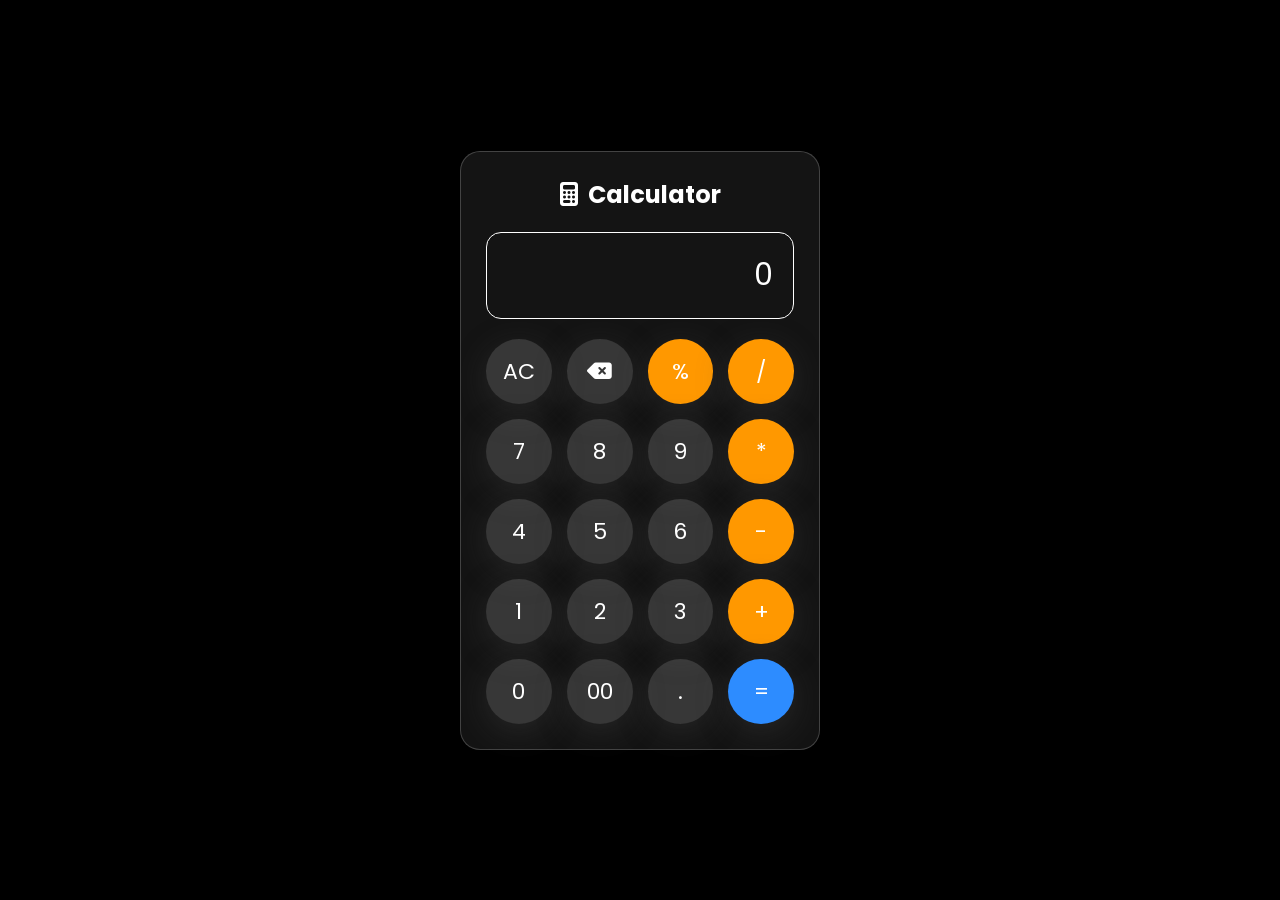
<file: WebDev-L2-Calculator/index.html>
<!DOCTYPE html>
<html lang="en">
<head>
    <meta charset="UTF-8">
    <meta name="viewport" content="width=device-width, initial-scale=1.0">
    <title>Aura Calculator</title>
    <link href="https://fonts.googleapis.com/css2?family=Poppins:wght@300;400;500;600;700&display=swap" rel="stylesheet">
    <link rel="stylesheet"
          href="https://cdnjs.cloudflare.com/ajax/libs/font-awesome/6.7.2/css/all.min.css">
    <link rel="stylesheet" href="style.css">
</head>
<body>

<div class="container">
    <div class="calculator">
        <div class="title">
            <i class="fa-solid fa-calculator"></i>
            <h2>Calculator</h2>
        </div>

        <div class="display">
            <div id="history" class="history"></div>
            <div id="result" class="result">0</div>
        </div>

        <div class="buttons">

            <button class="btn clear">AC</button>

            <button class="btn delete">
                <i class="fa-solid fa-delete-left"></i>
            </button>

            <button class="btn operator">%</button>
            <button class="btn operator">/</button>
            <button class="btn">7</button>
            <button class="btn">8</button>
            <button class="btn">9</button>
            <button class="btn operator">*</button>
            <button class="btn">4</button>
            <button class="btn">5</button>
            <button class="btn">6</button>
            <button class="btn operator">-</button>
            <button class="btn">1</button>
            <button class="btn">2</button>
            <button class="btn">3</button>
            <button class="btn operator">+</button>
            <button class="btn zero">0</button>
            <button class="btn zero">00</button>
            <button class="btn">.</button>
            <button class="btn equal">=</button>
        </div>
    </div>
</div>

<script src="script.js"></script>

</body>
</html>
</file>
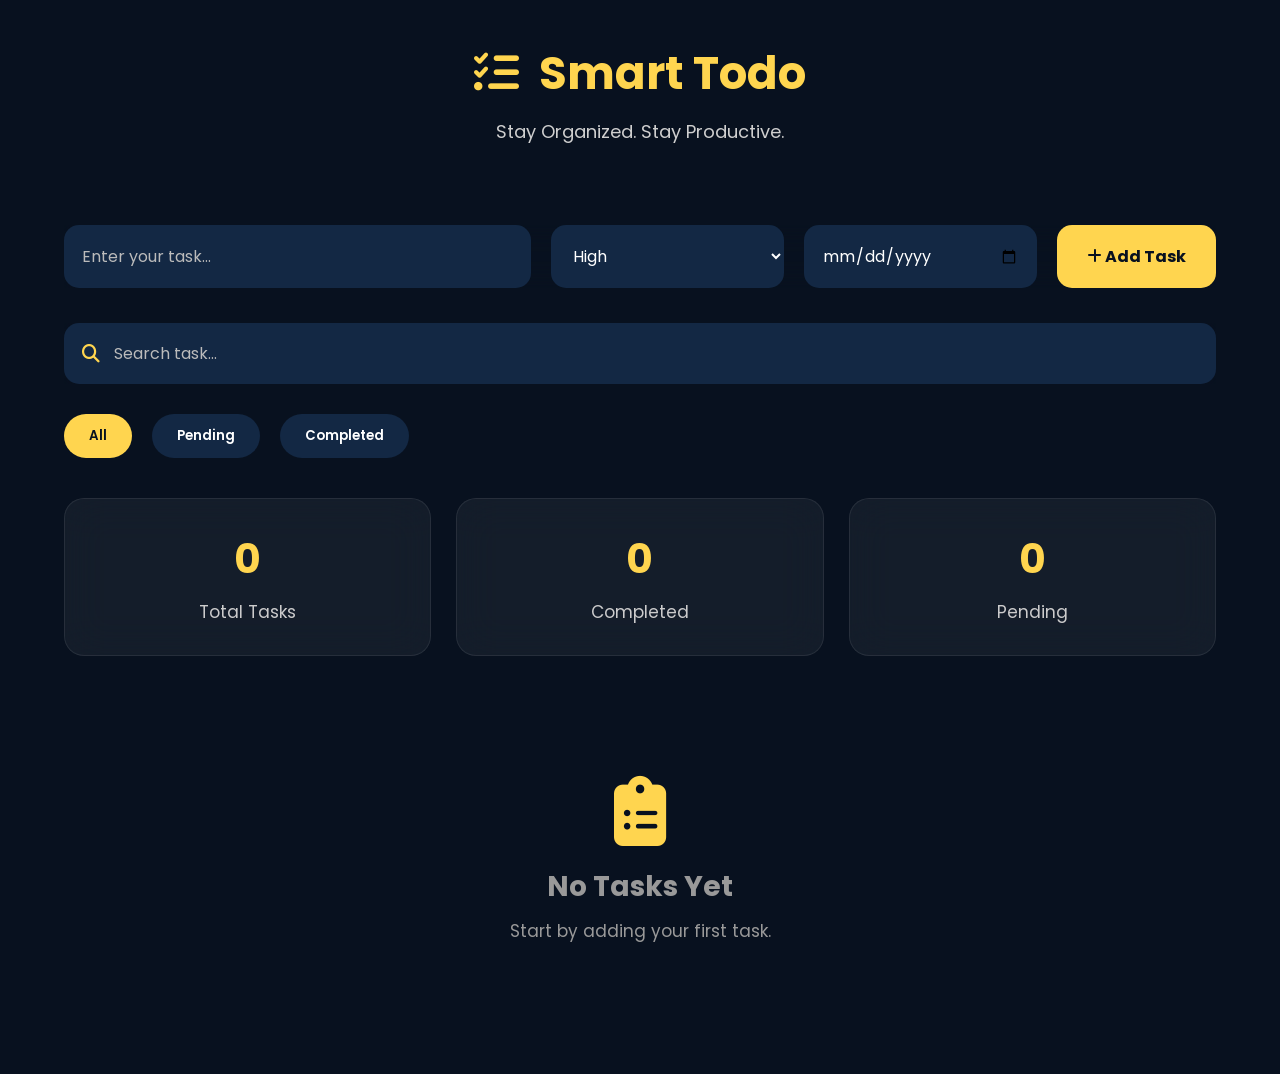
<file: WebDev-L2-TodoWebApp/index.html>
<!DOCTYPE html>
<html lang="en">
<head>
    <meta charset="UTF-8">
    <meta name="viewport" content="width=device-width, initial-scale=1.0">
    <title>Smart Todo App</title>
    <link rel="stylesheet" href="style.css">
    <link href="https://fonts.googleapis.com/css2?family=Poppins:wght@300;400;500;600;700&display=swap"
        rel="stylesheet">
    <link rel="stylesheet"
        href="https://cdnjs.cloudflare.com/ajax/libs/font-awesome/6.7.2/css/all.min.css">
</head>
<body>

    <header>

        <h1>

            <i class="fa-solid fa-list-check"></i>

            Smart Todo

        </h1>

        <p>

            Stay Organized. Stay Productive.

        </p>

    </header>

    <div class="container">

        <div class="todo-form">

            <input
                type="text"
                id="taskInput"
                placeholder="Enter your task...">

            <select id="priority">

                <option value="High">High</option>

                <option value="Medium">Medium</option>

                <option value="Low">Low</option>

            </select>

            <input
                type="date"
                id="dueDate">

            <button id="addBtn">

                <i class="fa-solid fa-plus"></i>

                Add Task

            </button>

        </div>

        <div class="search-box">

            <i class="fa-solid fa-magnifying-glass"></i>

            <input
                type="text"
                id="searchTask"
                placeholder="Search task...">

        </div>

        <div class="filters">

            <button class="filter-btn active" data-filter="all">

                All

            </button>

            <button class="filter-btn" data-filter="pending">

                Pending

            </button>

            <button class="filter-btn" data-filter="completed">

                Completed

            </button>

        </div>

        <div class="stats">

            <div class="card">

                <h2 id="totalTasks">

                    0

                </h2>

                <p>Total Tasks</p>

            </div>

            <div class="card">

                <h2 id="completedTasks">

                    0

                </h2>

                <p>Completed</p>

            </div>

            <div class="card">

                <h2 id="pendingTasks">

                    0

                </h2>

                <p>Pending</p>

            </div>

        </div>

        <div
            id="taskList"
            class="task-list">

        </div>

        <div
            id="emptyMessage"
            class="empty">

            <i class="fa-solid fa-clipboard-list"></i>

            <h3>No Tasks Yet</h3>

            <p>

                Start by adding your first task.

            </p>

        </div>

    </div>

    <button id="topBtn">

        <i class="fa-solid fa-arrow-up"></i>

    </button>

    <script src="script.js"></script>

</body>

</html>
</file>
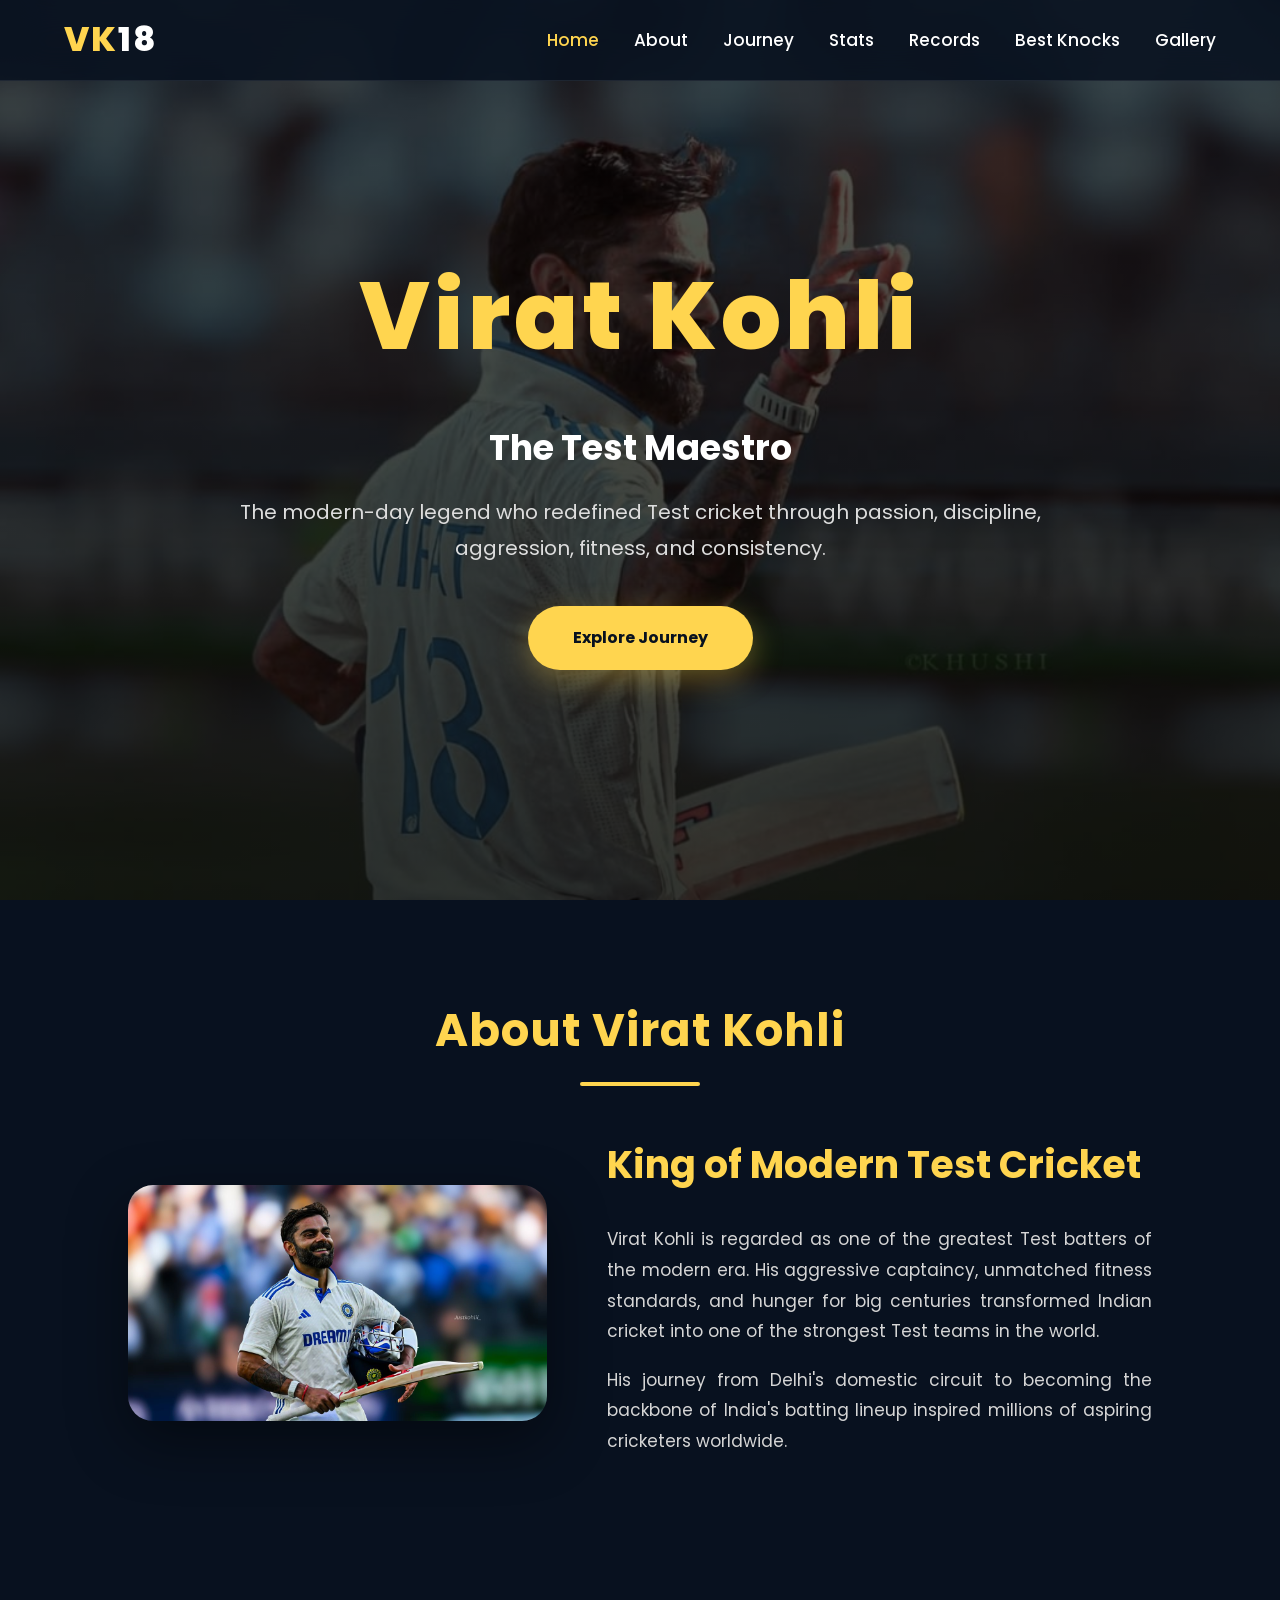
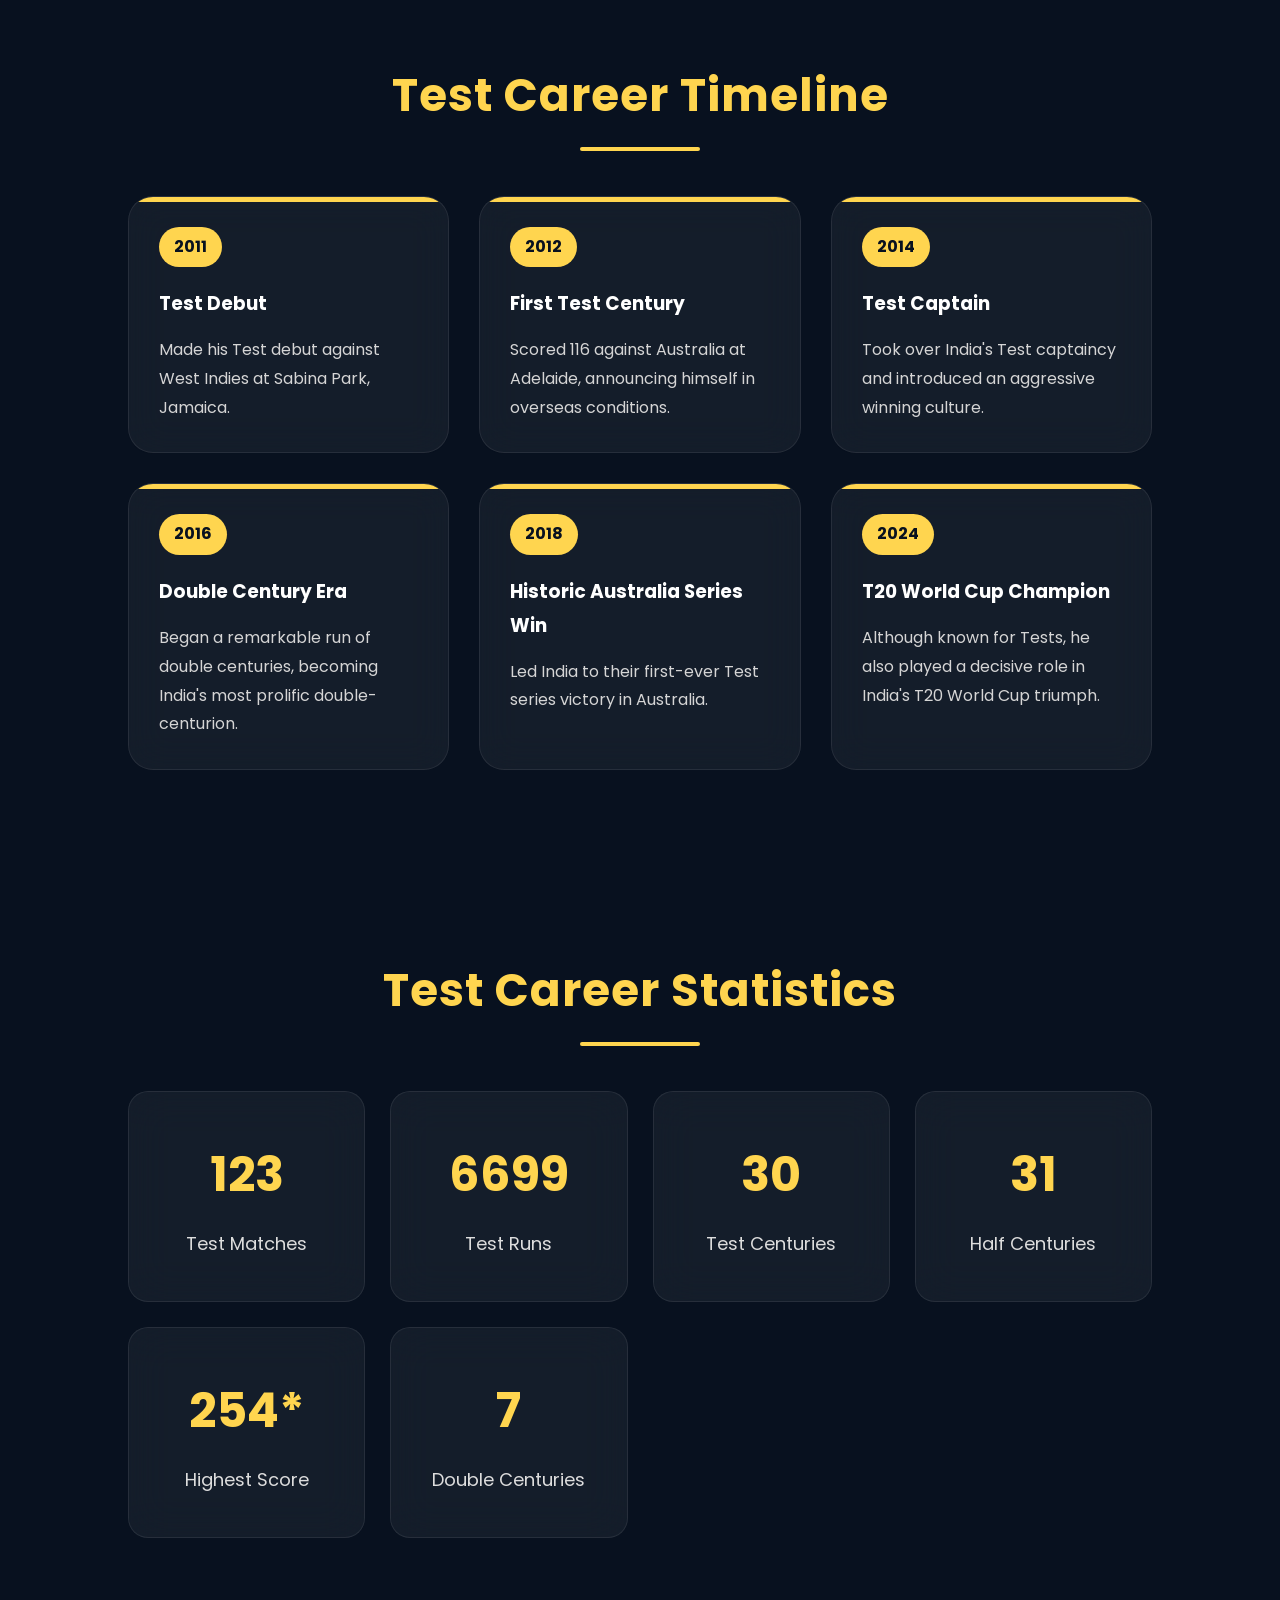
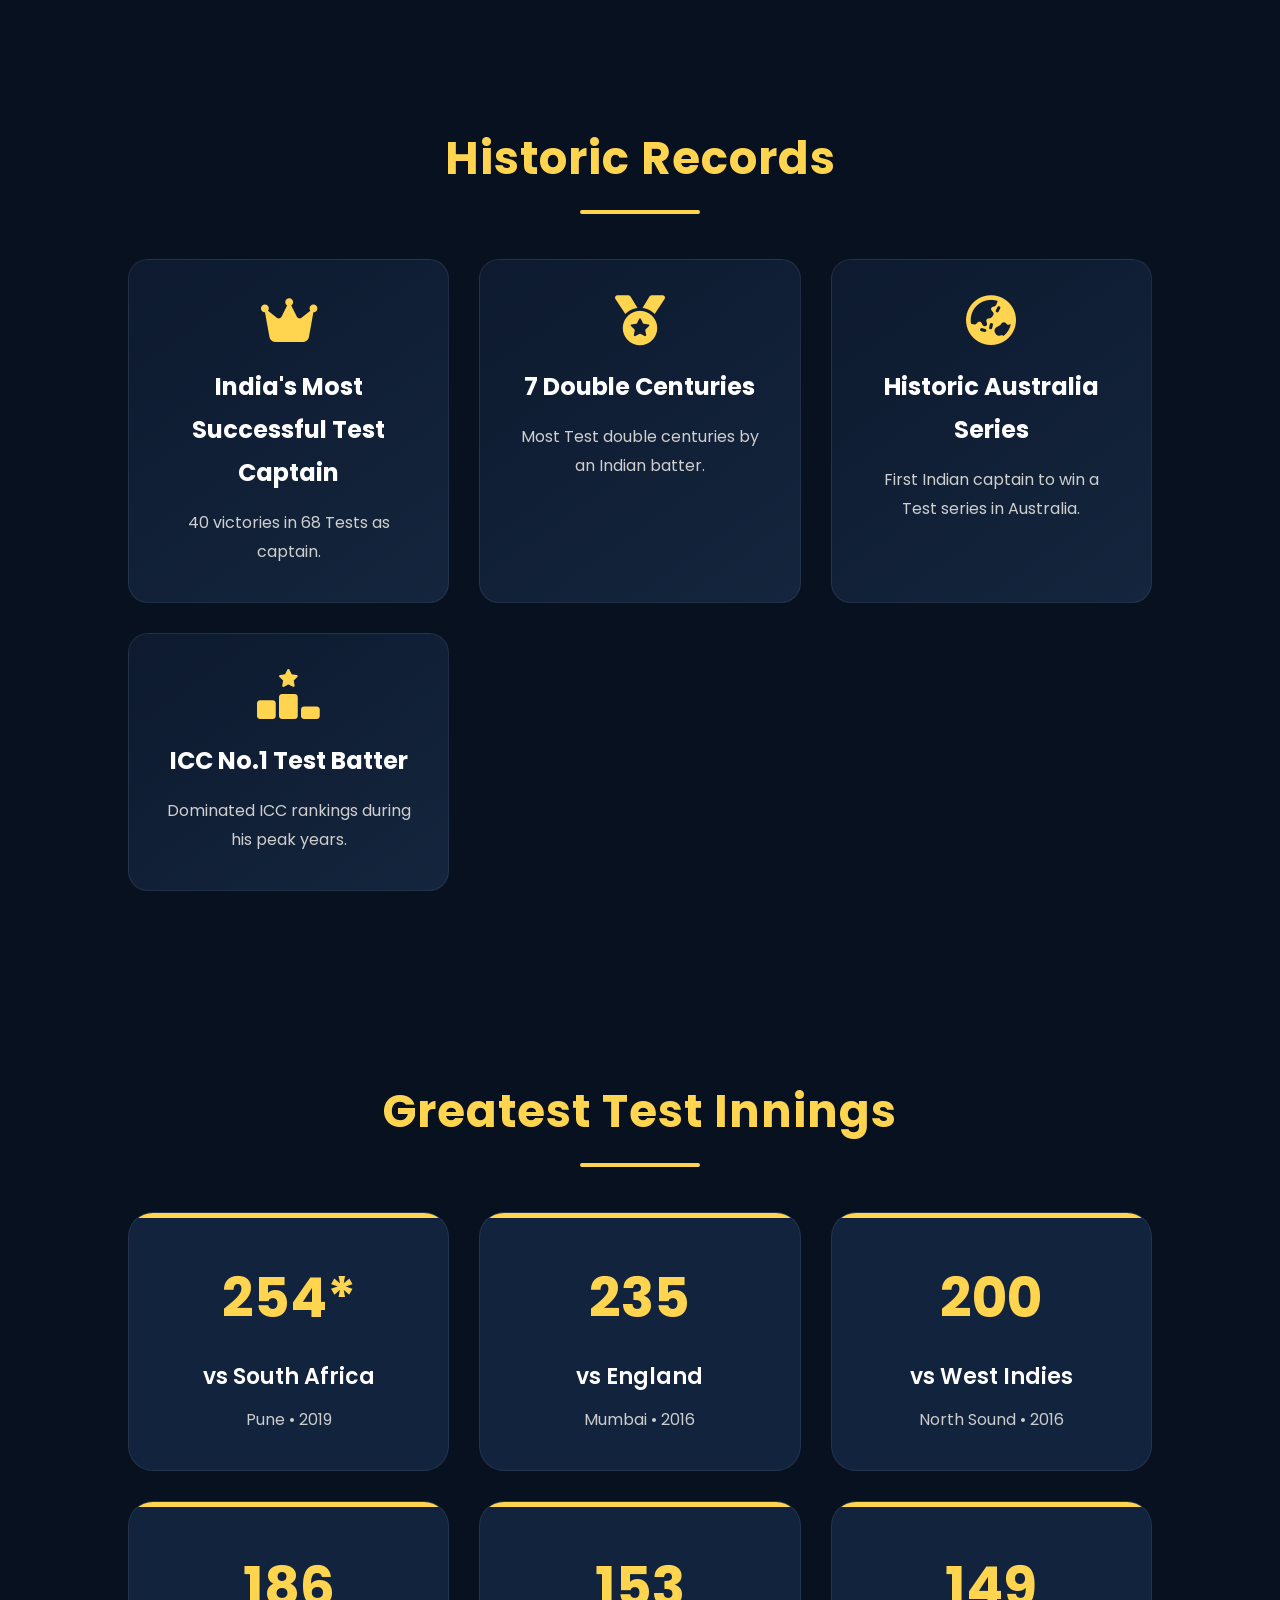
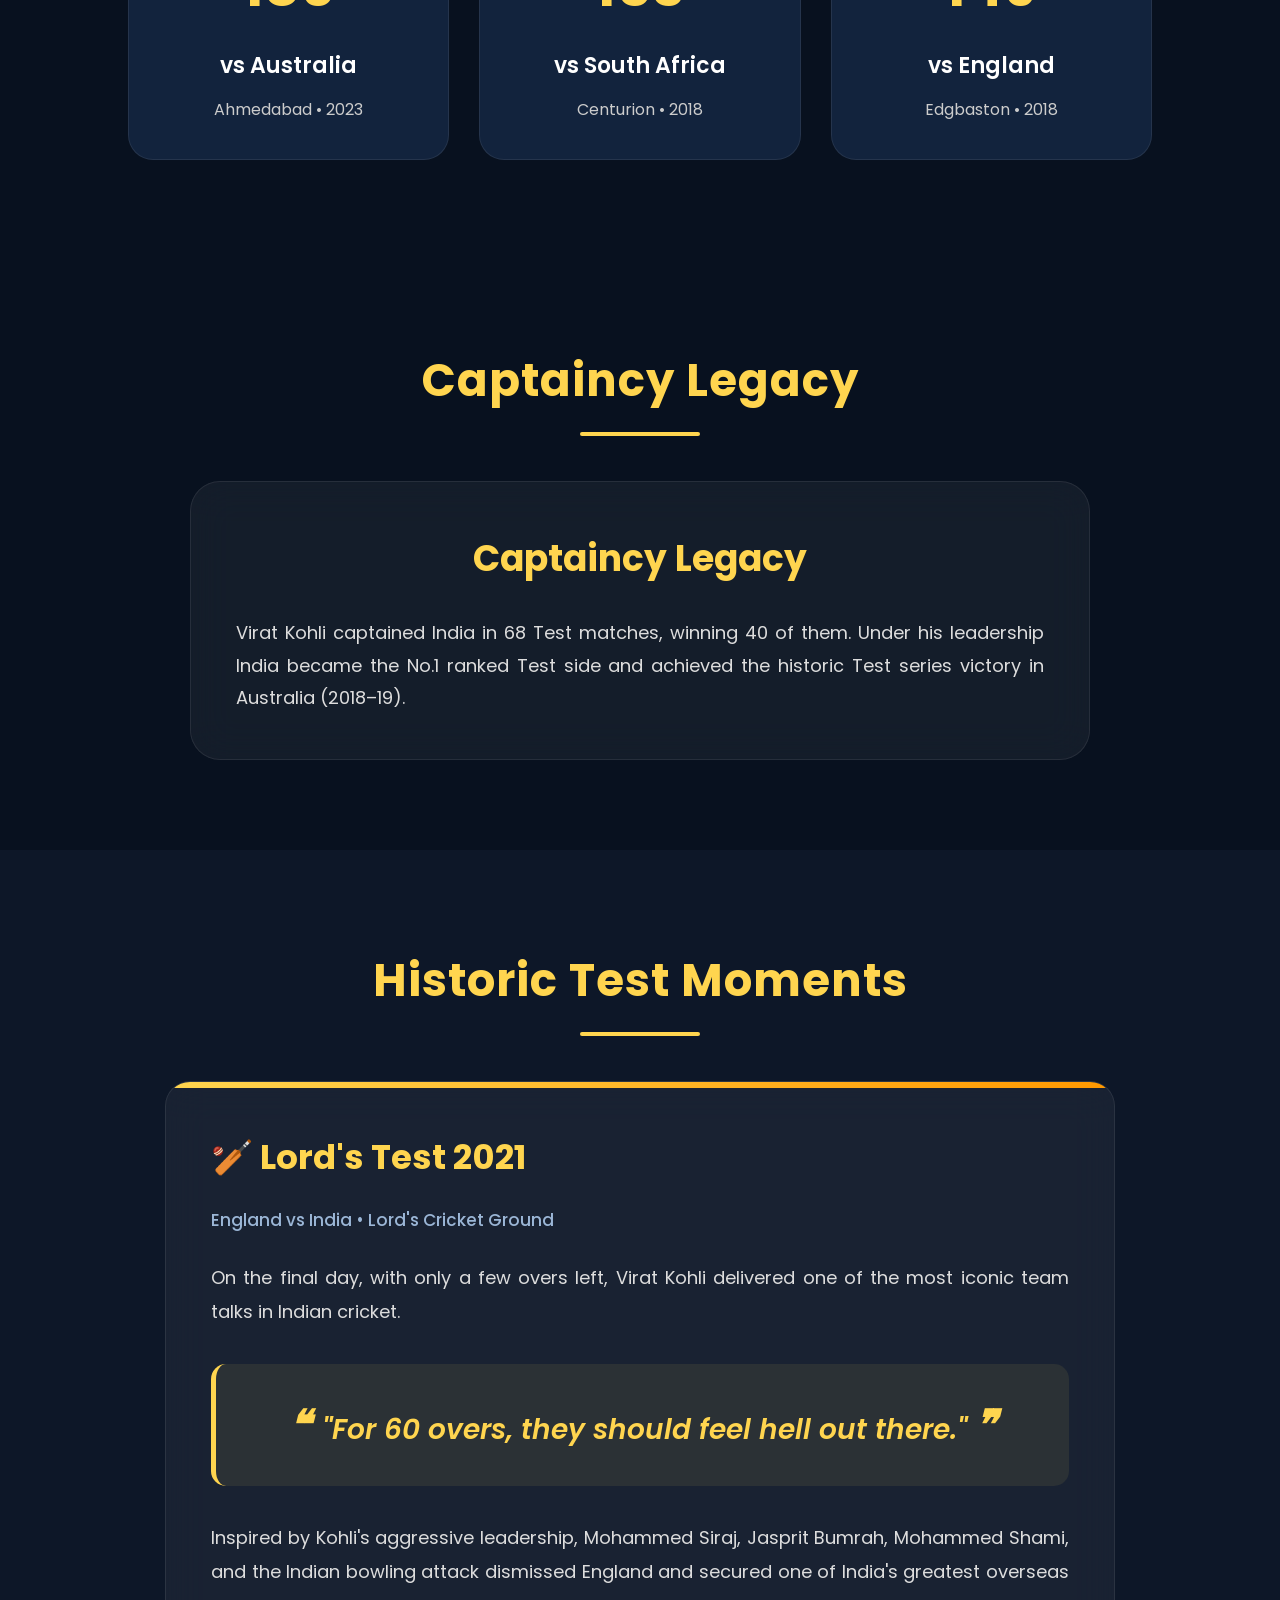
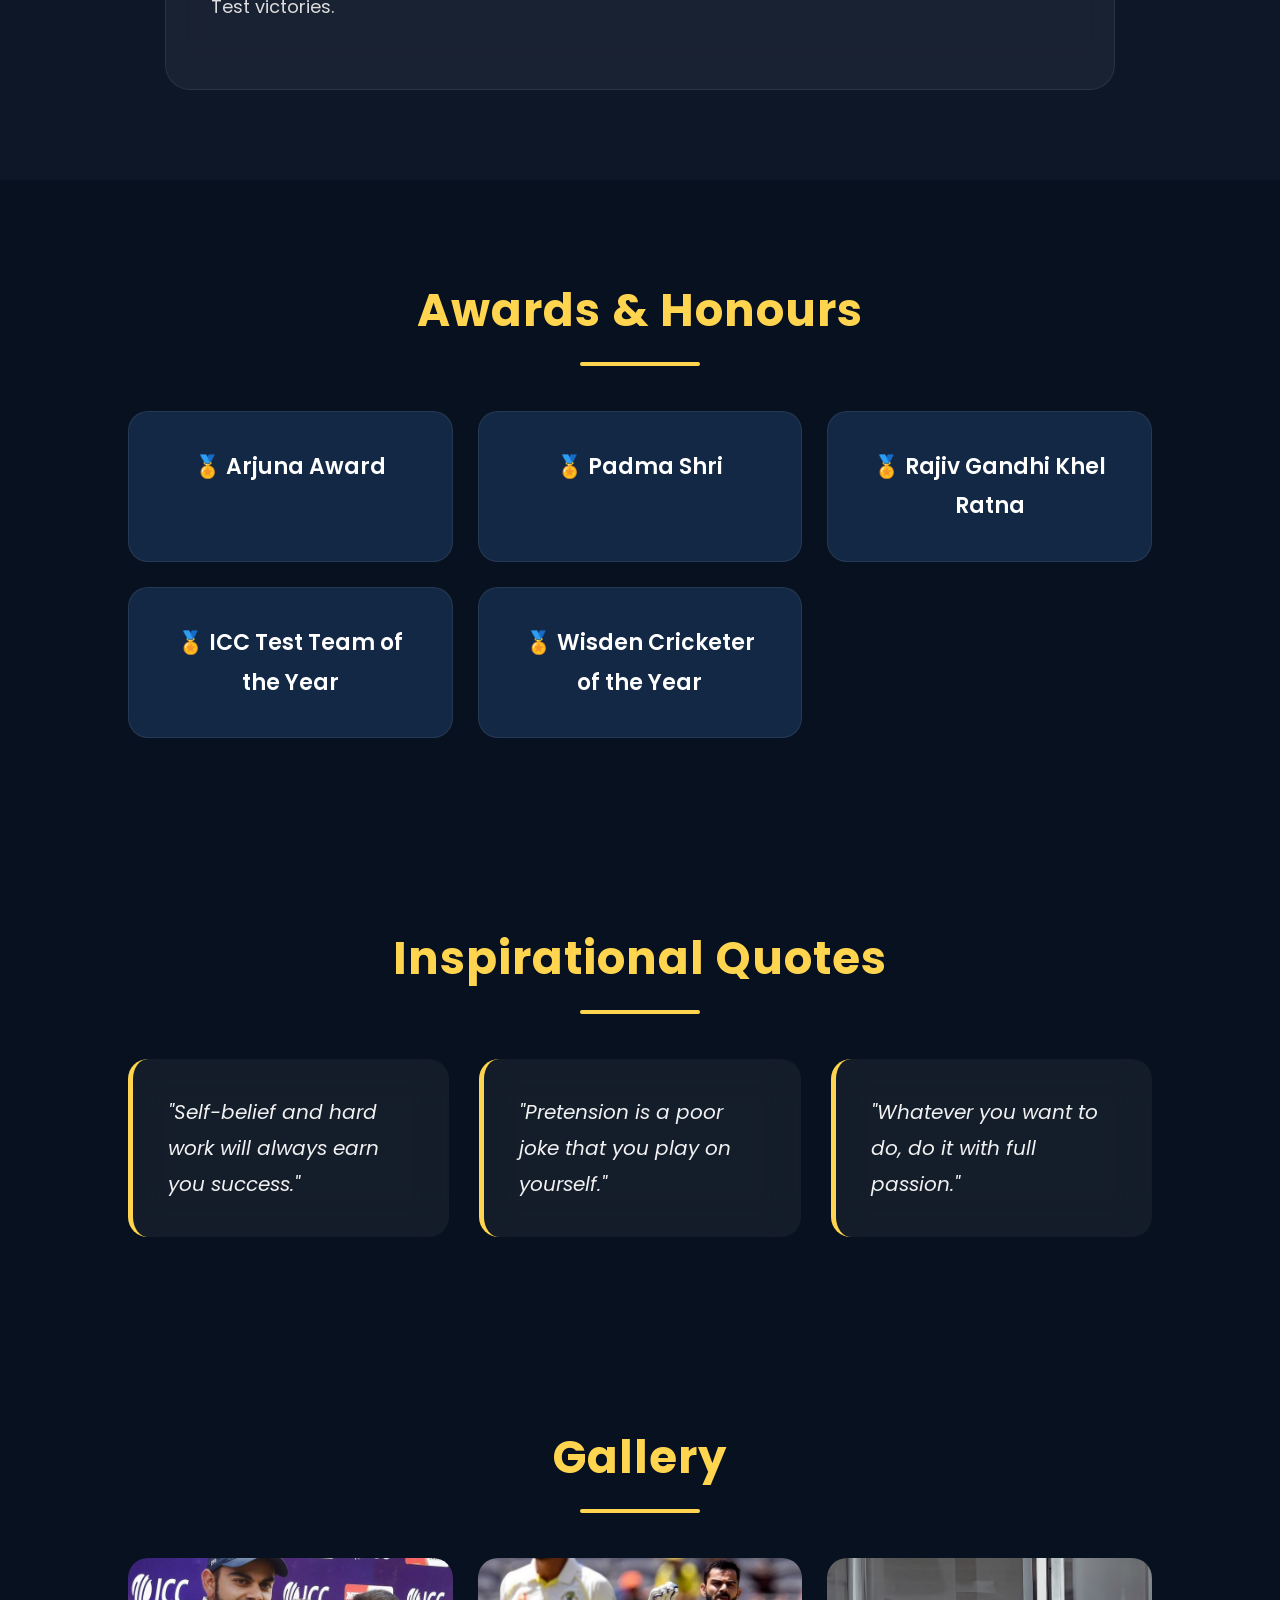
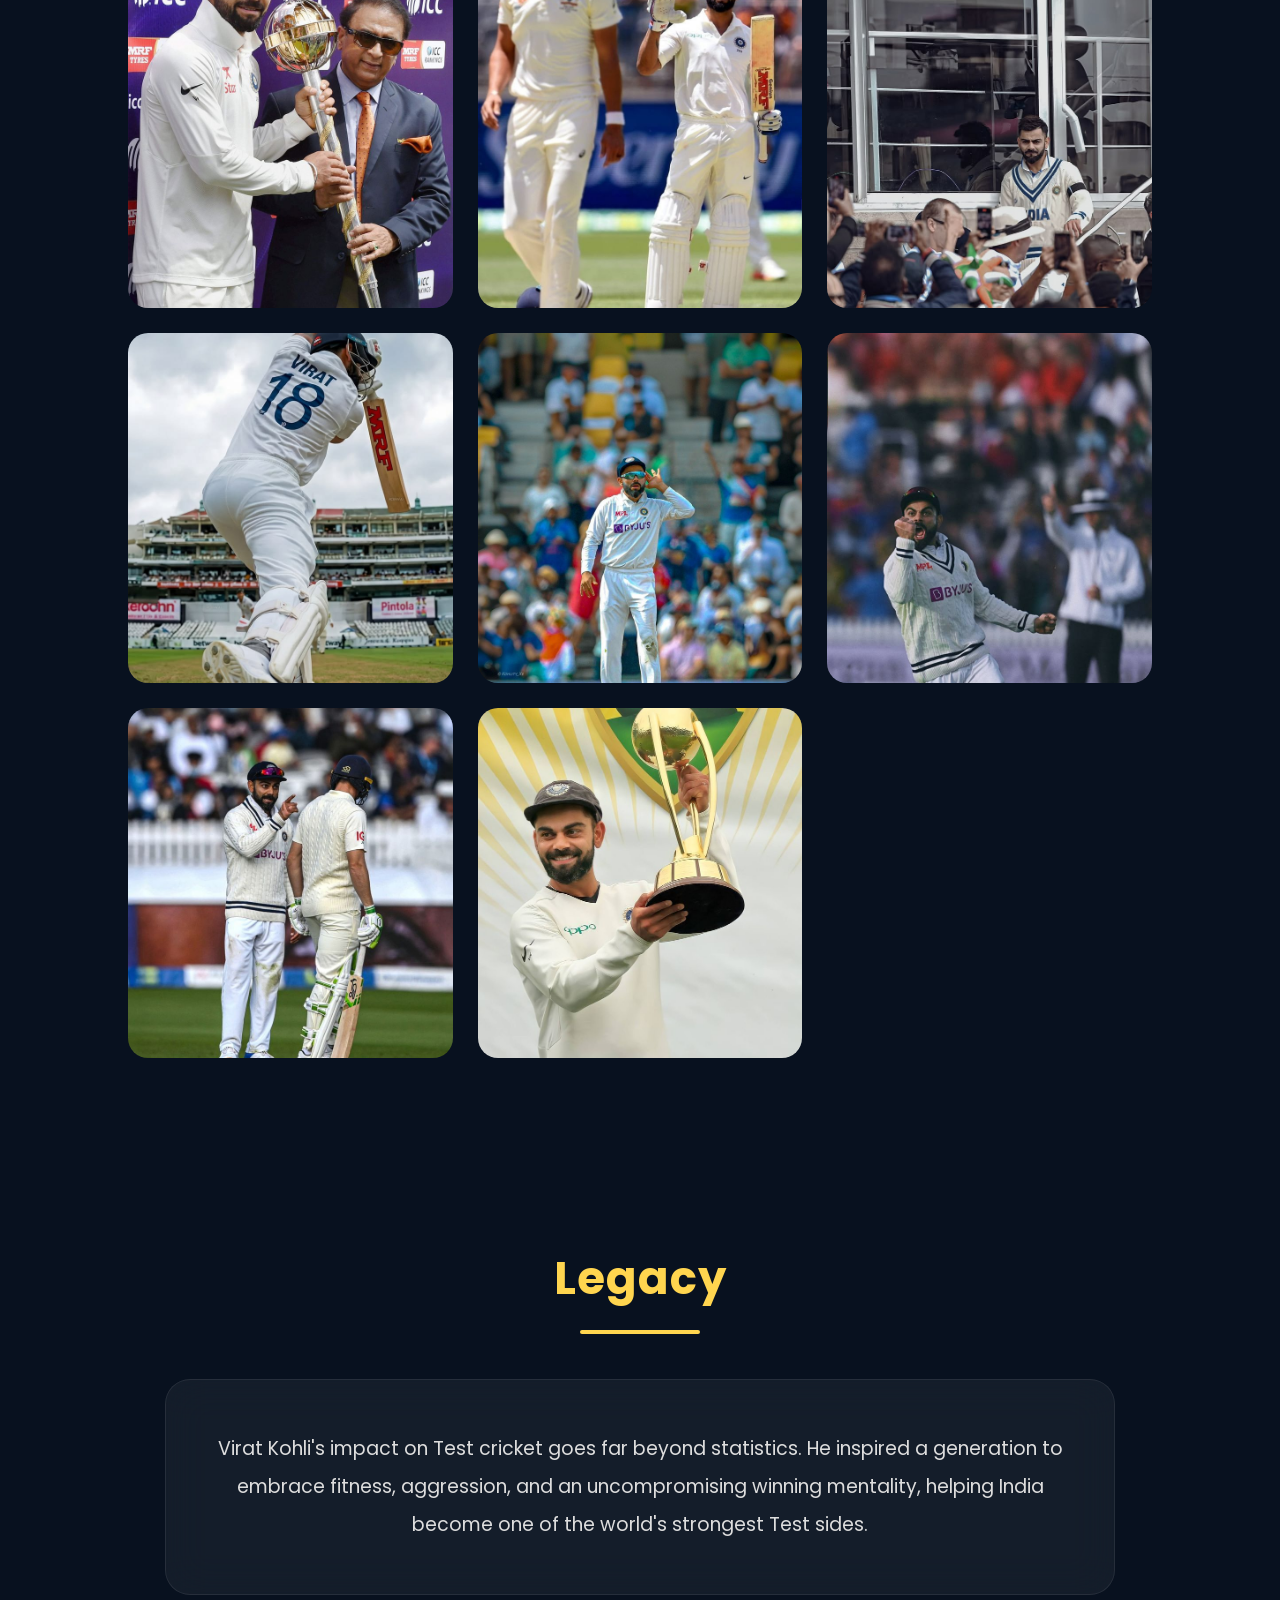
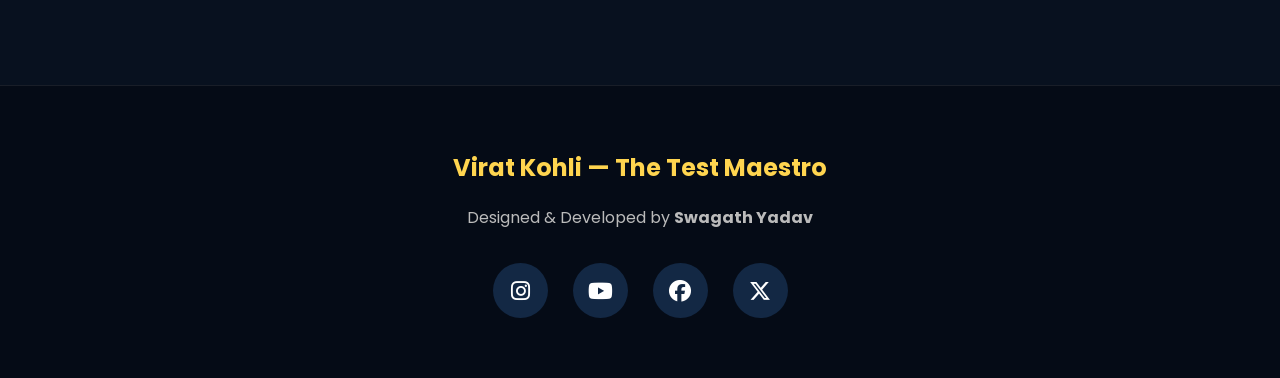
<file: WebDev-L2-TributePage/index.html>
<!DOCTYPE html>
<html lang="en">

<head>

    <meta charset="UTF-8">
    <meta name="viewport" content="width=device-width, initial-scale=1.0">

    <title>Virat Kohli | The Test Maestro</title>

    <link rel="stylesheet" href="style.css">

    <!-- Google Font -->
    <link href="https://fonts.googleapis.com/css2?family=Poppins:wght@300;400;500;600;700;800&display=swap"
        rel="stylesheet">

    <!-- Font Awesome -->
    <link rel="stylesheet"
        href="https://cdnjs.cloudflare.com/ajax/libs/font-awesome/6.7.2/css/all.min.css">

</head>

<body>

    <!-- ================= NAVBAR ================= -->

    <header>

        <nav>

            <div class="logo">
                VK<span>18</span>
            </div>

            <ul>

                <li><a href="#home">Home</a></li>

                <li><a href="#about">About</a></li>

                <li><a href="#journey">Journey</a></li>

                <li><a href="#stats">Stats</a></li>

                <li><a href="#records">Records</a></li>

                <li><a href="#innings">Best Knocks</a></li>

                <li><a href="#gallery">Gallery</a></li>

            </ul>

        </nav>

    </header>

    <!-- ================= HERO ================= -->

    <section id="home" class="hero">

        <div class="overlay">

            <h1>Virat Kohli</h1>

            <h3>The Test Maestro</h3>

            <p>

                The modern-day legend who redefined Test cricket through
                passion, discipline, aggression, fitness, and consistency.

            </p>

            <a href="#about" class="btn">

                Explore Journey

            </a>

        </div>

    </section>

    <!-- ================= ABOUT ================= -->

    <section id="about">

        <div class="section-title">

            <h2>About Virat Kohli</h2>

        </div>

        <div class="about-container">

            <div class="about-image">

                <img src="download (7).jpg" alt="Virat Kohli">

            </div>

            <div class="about-content">

                <h3>King of Modern Test Cricket</h3>

                <p>

                    Virat Kohli is regarded as one of the greatest Test batters
                    of the modern era. His aggressive captaincy, unmatched
                    fitness standards, and hunger for big centuries transformed
                    Indian cricket into one of the strongest Test teams in the
                    world.

                </p>

                <p>

                    His journey from Delhi's domestic circuit to becoming the
                    backbone of India's batting lineup inspired millions of
                    aspiring cricketers worldwide.

                </p>

            </div>

        </div>

    </section>

    <!-- ================= JOURNEY ================= -->

    <section id="journey">

        <div class="section-title">

            <h2>Test Career Timeline</h2>

        </div>

        <div class="timeline">

            <div class="timeline-card">
                <span>2011</span>
                <h3>Test Debut</h3>
                <p>Made his Test debut against West Indies at Sabina Park, Jamaica.</p>
            </div>

            <div class="timeline-card">
                <span>2012</span>
                <h3>First Test Century</h3>
                <p>Scored 116 against Australia at Adelaide, announcing himself in overseas conditions.</p>
            </div>

            <div class="timeline-card">
                <span>2014</span>
                <h3>Test Captain</h3>
                <p>Took over India's Test captaincy and introduced an aggressive winning culture.</p>
            </div>

            <div class="timeline-card">
                <span>2016</span>
                <h3>Double Century Era</h3>
                <p>Began a remarkable run of double centuries, becoming India's most prolific double-centurion.</p>
            </div>

            <div class="timeline-card">
                <span>2018</span>
                <h3>Historic Australia Series Win</h3>
                <p>Led India to their first-ever Test series victory in Australia.</p>
            </div>

            <div class="timeline-card">
                <span>2024</span>
                <h3>T20 World Cup Champion</h3>
                <p>Although known for Tests, he also played a decisive role in India's T20 World Cup triumph.</p>
            </div>

        </div>

    </section>

    <!-- ================= STATS ================= -->

    <section id="stats">

        <div class="section-title">

            <h2>Test Career Statistics</h2>

        </div>

        <div class="stats-container">

            <div class="stat-card">
                <h2>123</h2>
                <p>Test Matches</p>
            </div>

            <div class="stat-card">
                <h2>9,230+</h2>
                <p>Test Runs</p>
            </div>

            <div class="stat-card">
                <h2>30</h2>
                <p>Test Centuries</p>
            </div>

            <div class="stat-card">
                <h2>31</h2>
                <p>Half Centuries</p>
            </div>

            <div class="stat-card">
                <h2>254*</h2>
                <p>Highest Score</p>
            </div>

            <div class="stat-card">
                <h2>7</h2>
                <p>Double Centuries</p>
            </div>

        </div>

    </section>

    <!-- ================= RECORDS ================= -->

    <section id="records">

        <div class="section-title">

            <h2>Historic Records</h2>

        </div>

        <div class="records-container">

            <div class="record-card">
                <i class="fa-solid fa-crown"></i>
                <h3>India's Most Successful Test Captain</h3>
                <p>40 victories in 68 Tests as captain.</p>
            </div>

            <div class="record-card">
                <i class="fa-solid fa-medal"></i>
                <h3>7 Double Centuries</h3>
                <p>Most Test double centuries by an Indian batter.</p>
            </div>

            <div class="record-card">
                <i class="fa-solid fa-earth-asia"></i>
                <h3>Historic Australia Series</h3>
                <p>First Indian captain to win a Test series in Australia.</p>
            </div>

            <div class="record-card">
                <i class="fa-solid fa-ranking-star"></i>
                <h3>ICC No.1 Test Batter</h3>
                <p>Dominated ICC rankings during his peak years.</p>
            </div>

        </div>

    </section>

    <!-- ================= BEST KNOCKS ================= -->

    <section id="innings">

        <div class="section-title">

            <h2>Greatest Test Innings</h2>

        </div>

        <div class="innings-container">

            <div class="innings-card">
                <h2>254*</h2>
                <span>vs South Africa</span>
                <p>Pune • 2019</p>
            </div>

            <div class="innings-card">
                <h2>235</h2>
                <span>vs England</span>
                <p>Mumbai • 2016</p>
            </div>

            <div class="innings-card">
                <h2>200</h2>
                <span>vs West Indies</span>
                <p>North Sound • 2016</p>
            </div>

            <div class="innings-card">
                <h2>186</h2>
                <span>vs Australia</span>
                <p>Ahmedabad • 2023</p>
            </div>

            <div class="innings-card">
                <h2>153</h2>
                <span>vs South Africa</span>
                <p>Centurion • 2018</p>
            </div>

            <div class="innings-card">
                <h2>149</h2>
                <span>vs England</span>
                <p>Edgbaston • 2018</p>
            </div>

        </div>

    </section>

    <!-- ================= CAPTAINCY ================= -->

    <section id="captaincy">

        <div class="section-title">

            <h2>Captaincy Legacy</h2>

        </div>

        <div class="captain-container">

            <div class="captain-card">

                <h2>Captaincy Legacy</h2>

                <p>

                    Virat Kohli captained India in 68 Test matches,
                    winning 40 of them.

                    Under his leadership India became the No.1 ranked
                    Test side and achieved the historic Test series
                    victory in Australia (2018–19).

                </p>

            </div>

        </div>

    </section>

    <section id="historic">

        <div class="section-title">

            <h2>Historic Test Moments</h2>

        </div>

        <div class="historic-container">

            <div class="historic-card">

                <h3>🏏 Lord's Test 2021</h3>

                <p class="date">
                    England vs India • Lord's Cricket Ground
                </p>

                <p>

                    On the final day, with only a few overs left, Virat Kohli
                    delivered one of the most iconic team talks in Indian cricket.

                </p>

                <blockquote>

                    "For 60 overs, they should feel hell out there."

                </blockquote>

                <p>

                    Inspired by Kohli's aggressive leadership, Mohammed Siraj,
                    Jasprit Bumrah, Mohammed Shami, and the Indian bowling attack
                    dismissed England and secured one of India's greatest overseas
                    Test victories.

                </p>

            </div>

        </div>

    </section>

    <!-- ================= AWARDS ================= -->

    <section id="awards">

        <div class="section-title">

            <h2>Awards & Honours</h2>

        </div>

        <div class="awards-container">

            <div class="award-card">🏅 Arjuna Award</div>

            <div class="award-card">🏅 Padma Shri</div>

            <div class="award-card">🏅 Rajiv Gandhi Khel Ratna</div>

            <div class="award-card">🏅 ICC Test Team of the Year</div>

            <div class="award-card">🏅 Wisden Cricketer of the Year</div>

        </div>

    </section>

    <!-- ================= QUOTES ================= -->

    <section id="quotes">

        <div class="section-title">

            <h2>Inspirational Quotes</h2>

        </div>

        <div class="quotes-container">

            <blockquote>

                "Self-belief and hard work will always earn you success."

            </blockquote>

            <blockquote>

                "Pretension is a poor joke that you play on yourself."

            </blockquote>

            <blockquote>

                "Whatever you want to do, do it with full passion."

            </blockquote>

        </div>

    </section>

    <!-- ================= GALLERY ================= -->

    <section id="gallery">

        <div class="section-title">

            <h2>Gallery</h2>

        </div>

        <div class="gallery-container">

            <img src="Vinoo Mankad Gave India Selection News To Me, Says Gavaskar _ Siliconeer.jpg">

            <img src="Virat Kohli (2).jpg">

            <img src="Virat Kohli ❣️.jpg">

            <img src="Virat Kohli.jpg">

            <img src="Virat Kohli 💕.jpg">

            <img src="Virat Kohli Aggressive Wallpaper.jpg">

            <img src="Fight! 🔥.jpg">

            <img src="download (8).jpg">

        </div>

    </section>

    <!-- ================= LEGACY ================= -->

    <section id="legacy">

        <div class="section-title">

            <h2>Legacy</h2>

        </div>

        <div class="legacy-content">

            <p>

                Virat Kohli's impact on Test cricket goes far beyond statistics.
                He inspired a generation to embrace fitness, aggression, and an
                uncompromising winning mentality, helping India become one of
                the world's strongest Test sides.

            </p>

        </div>

    </section>

    <!-- ================= FOOTER ================= -->

    <footer>

        <h2>Virat Kohli — The Test Maestro</h2>

        <p>

            Designed & Developed by <strong>Swagath Yadav</strong>

        </p>

        <div class="socials">

            <a href="#"><i class="fab fa-instagram"></i></a>

            <a href="#"><i class="fab fa-youtube"></i></a>

            <a href="#"><i class="fab fa-facebook"></i></a>

            <a href="#"><i class="fab fa-x-twitter"></i></a>

        </div>

    </footer>

    <script src="script.js"></script>

</body>

</html>
</file>
<file: WebDev-L2-Calculator/style.css>
*{
    margin:0;
    padding:0;
    box-sizing:border-box;
    font-family:'Poppins',sans-serif;
}

body{
    display:flex;
    justify-content:center;
    align-items:center;
    min-height:100vh;
    background:black
}

.container{
    width:100%;
    display:flex;
    justify-content:center;
    align-items:center;
    padding:20px;
}

.calculator{
    width:360px;
    background:rgba(255,255,255,0.08);
    backdrop-filter:blur(18px);
    border:1px solid rgba(255,255,255,0.2);
    border-radius:20px;
    padding:25px;
    box-shadow:0 10px 30px rgba(0,0,0,0.3);
}

.title{
    display:flex;
    align-items:center;
    justify-content:center;
    gap:10px;
    color:#fff;
    margin-bottom:20px;
}

.title i{
    font-size:24px;
}

.display{
    border: 1px solid white;
    margin-bottom: 20px;
    padding: 20px;
    border-radius: 15px;
    color: white;
}

#history{
    text-align:right;
    font-size:20px;
    color:#bbb;
}

#result{
    text-align:right; 
    font-size: 30px;
}

.display input::placeholder{
    color:#ddd;
}

.buttons{
    display:grid;
    grid-template-columns:repeat(4,1fr);
    gap:15px;
}

.btn{
    height:65px;
    border:none;
    border-radius:50%;
    background:rgba(255,255,255,0.15);
    color:white;
    font-size:22px;
    cursor:pointer;
    transition:.3s;
    box-shadow: 0 8px 32px rgba(70, 70, 70, 0.37);
}

.btn:hover{
    background:white;
    color:#222;
}

.operator{
    background:#ff9800;
}

.operator:hover{
    background:#ffb74d;
    color:#000;
}

.equal{
    background-color: #2d8cff;
    color: #ffffff;
}

.equal:hover{
    background:#054798;
    color: white;
}

.clear{
    background:rgba(255,255,255,0.15);
}

.clear:hover{
    background: rgba(118, 117, 117, 0.15);
    color: white;
    box-shadow: 1px 0px 3px grey;
}

.delete{
    background:rgba(255,255,255,0.15);
}

.delete:hover{
    background: rgba(118, 117, 117, 0.15);
    color: white;
    box-shadow: 1px 0px 3px grey;
}

@media(max-width:420px){

.calculator{
    width:100%;
    padding:20px;
}

.display input{
    height:65px;
    font-size:28px;
}

.btn{
    height:58px;
    font-size:20px;
}

}
</file>
<file: WebDev-L2-TodoWebApp/style.css>
*{
    margin:0;
    padding:0;
    box-sizing:border-box;
    font-family:'Poppins',sans-serif;
}

html{
    scroll-behavior:smooth;
}

body{

    background:#08111f;

    color:white;

    min-height:100vh;

    overflow-x:hidden;

}

header{

    text-align:center;

    padding:40px 20px;

}

header h1{

    font-size:45px;

    color:#FFD54F;

    margin-bottom:10px;

}

header h1 i{

    margin-right:10px;

}

header p{

    color:#cfcfcf;

    font-size:18px;

}

.container{

    width:90%;

    max-width:1200px;

    margin:auto;

    padding-bottom:50px;

}

.todo-form{

    display:grid;

    grid-template-columns:2fr 1fr 1fr auto;

    gap:20px;

    margin-top:40px;

}

.todo-form input,
.todo-form select{

    padding:18px;

    border:none;

    border-radius:15px;

    background:#132844;

    color:white;

    outline:none;

    font-size:16px;

}

.todo-form input::placeholder{

    color:#bbb;

}

.todo-form button{

    background:#FFD54F;

    color:#08111f;

    border:none;

    border-radius:15px;

    padding:18px 30px;

    cursor:pointer;

    font-size:16px;

    font-weight:700;

    transition:.3s;

}

.todo-form button:hover{

    transform:translateY(-5px);

    background:white;

}

.search-box{

    margin-top:35px;

    position:relative;

}

.search-box input{

    width:100%;

    padding:18px 18px 18px 50px;

    background:#132844;

    border:none;

    outline:none;

    border-radius:15px;

    color:white;

    font-size:16px;

}

.search-box input::placeholder{

    color:#bbb;

}

.search-box i{

    position:absolute;

    left:18px;

    top:50%;

    transform:translateY(-50%);

    color:#FFD54F;

    font-size:18px;

}

.filters{

    display:flex;

    gap:20px;

    margin-top:30px;

    flex-wrap:wrap;

}

.filter-btn{

    padding:12px 25px;

    border:none;

    border-radius:30px;

    background:#132844;

    color:white;

    cursor:pointer;

    transition:.3s;

    font-weight:600;

}

.filter-btn:hover{

    background:#FFD54F;

    color:#08111f;

}

.filter-btn.active{

    background:#FFD54F;

    color:#08111f;

}

.stats{

    display:grid;

    grid-template-columns:repeat(3,1fr);

    gap:25px;

    margin:40px 0;

}

.card{

    background:rgba(255,255,255,.05);

    backdrop-filter:blur(15px);

    border:1px solid rgba(255,255,255,.08);

    border-radius:20px;

    padding:30px;

    text-align:center;

    transition:.4s;

}

.card:hover{

    transform:translateY(-8px);

    box-shadow:0 15px 35px rgba(255,213,79,.15);

}

.card h2{

    color:#FFD54F;

    font-size:40px;

    margin-bottom:10px;

}

.card p{

    color:#ccc;

    font-size:17px;

}

.task-list{

    display:flex;

    flex-direction:column;

    gap:20px;

}

.task{

    background:#132844;

    border-radius:18px;

    padding:22px;

    display:flex;

    justify-content:space-between;

    align-items:center;

    border-left:6px solid #FFD54F;

    transition:.4s;

}

.task:hover{

    transform:translateY(-6px);

    box-shadow:0 15px 35px rgba(0,0,0,.35);

}

.task.completed{

    opacity:.7;

    border-left:6px solid #4CAF50;

}

.task.completed h3{

    text-decoration:line-through;

}

.task-left{

    flex:1;

}

.task-left h3{

    font-size:22px;

    margin-bottom:10px;

}

.task-left p{

    color:#bbb;

    margin:5px 0;

    font-size:15px;

}

.priority{

    display:inline-block;

    padding:6px 15px;

    border-radius:20px;

    font-size:13px;

    font-weight:600;

    margin-top:10px;

}

.high{

    background:#ff4d4d;

    color:white;

}

.medium{

    background:#ffa500;

    color:white;

}

.low{

    background:#4CAF50;

    color:white;

}

.task-actions{

    display:flex;

    gap:12px;

    align-items:center;

}

.task-actions button{

    width:45px;

    height:45px;

    border:none;

    border-radius:50%;

    cursor:pointer;

    transition:.3s;

    font-size:17px;

}

.complete-btn{

    background:#4CAF50;

    color:white;

}

.complete-btn:hover{

    transform:scale(1.1);

}

.edit-btn{

    background:#2196F3;

    color:white;

}

.edit-btn:hover{

    transform:scale(1.1);

}

.delete-btn{

    background:#f44336;

    color:white;

}

.delete-btn:hover{

    transform:scale(1.1);

}

.empty{

    text-align:center;

    padding:80px 20px;

    color:#999;

}

.empty i{

    font-size:70px;

    color:#FFD54F;

    margin-bottom:20px;

}

.empty h3{

    font-size:28px;

    margin-bottom:10px;

}

.empty p{

    font-size:17px;

}

#topBtn{

    position:fixed;

    bottom:30px;

    right:30px;

    width:55px;

    height:55px;

    border:none;

    border-radius:50%;

    background:#FFD54F;

    color:#08111f;

    cursor:pointer;

    font-size:20px;

    display:none;

    transition:.3s;

    z-index:1000;

    box-shadow:0 10px 25px rgba(255,213,79,.35);

}

#topBtn:hover{

    transform:translateY(-5px);

    background:white;

}

input:focus,
select:focus{

    outline:2px solid #FFD54F;

    box-shadow:0 0 15px rgba(255,213,79,.3);

}

.todo-form,
.search-box,
.card,
.task{

    backdrop-filter:blur(20px);

}

::-webkit-scrollbar{

    width:10px;

}

::-webkit-scrollbar-track{

    background:#08111f;

}

::-webkit-scrollbar-thumb{

    background:#FFD54F;

    border-radius:20px;

}

::-webkit-scrollbar-thumb:hover{

    background:#ffca28;

}

.fade{

    animation:fade .5s ease;

}

@keyframes fade{

    from{

        opacity:0;

        transform:translateY(20px);

    }

    to{

        opacity:1;

        transform:translateY(0);

    }

}

@media(max-width:992px){

.todo-form{

    grid-template-columns:1fr;

}

.stats{

    grid-template-columns:repeat(2,1fr);

}

}

@media(max-width:768px){

header h1{

    font-size:34px;

}

header p{

    font-size:16px;

}

.filters{

    justify-content:center;

}

.stats{

    grid-template-columns:1fr;

}

.task{

    flex-direction:column;

    align-items:flex-start;

    gap:20px;

}

.task-actions{

    width:100%;

    justify-content:flex-end;

}

.task-left h3{

    font-size:20px;

}

}

@media(max-width:500px){

.container{

    width:95%;

}

.todo-form input,
.todo-form select,
.todo-form button{

    padding:15px;

}

.filter-btn{

    width:100%;

}

.task-actions{

    justify-content:center;

}

#topBtn{

    width:48px;

    height:48px;

    font-size:18px;

}

}

#toast{

    position:fixed;

    top:25px;

    right:25px;

    background:#4CAF50;

    color:white;

    padding:15px 30px;

    border-radius:10px;

    font-weight:600;

    opacity:0;

    pointer-events:none;

    transition:.4s;

    z-index:9999;

}

#toast.show{

    opacity:1;

}
</file>
<file: WebDev-L2-TributePage/style.css>
*{
    margin:0;
    padding:0;
    box-sizing:border-box;
    scroll-behavior:smooth;
    font-family:'Poppins',sans-serif;
}

html{
    scroll-behavior:smooth;
}

body{
    background:#08111f;
    color:#fff;
    overflow-x:hidden;
    line-height:1.8;
}

img{
    width:100%;
    display:block;
}

a{
    text-decoration:none;
    color:inherit;
}

ul{
    list-style:none;
}

section{
    padding:90px 10%;
}

.section-title{
    text-align:center;
    margin-bottom:60px;
}

.section-title h2{
    font-size:45px;
    color:#FFD54F;
    letter-spacing:1px;
    position:relative;
}

.section-title h2::after{

    content:"";

    position:absolute;

    left:50%;

    transform:translateX(-50%);

    bottom:-15px;

    width:120px;

    height:4px;

    background:#FFD54F;

    border-radius:50px;

}

/* =====================================
   NAVBAR
===================================== */

header{

    position:fixed;

    width:100%;

    top:0;

    left:0;

    z-index:999;

    backdrop-filter:blur(20px);

    background:rgba(8,17,31,.85);

    border-bottom:1px solid rgba(255,255,255,.08);

}

nav{

    width:90%;

    margin:auto;

    display:flex;

    justify-content:space-between;

    align-items:center;

    height:80px;

}

.logo{

    font-size:34px;

    font-weight:800;

    color:#FFD54F;

    letter-spacing:2px;

}

.logo span{

    color:#fff;

}

nav ul{

    display:flex;

    gap:35px;

}

nav ul li a{

    position:relative;

    font-size:17px;

    font-weight:500;

    transition:.3s;

}

nav ul li a:hover{

    color:#FFD54F;

}

nav ul li a::after{

    content:"";

    position:absolute;

    width:0;

    height:2px;

    left:0;

    bottom:-8px;

    background:#FFD54F;

    transition:.4s;

}

nav ul li a:hover::after{

    width:100%;

}

/* =====================================
   HERO
===================================== */

.hero{

    width:100%;

    height:100vh;

    background:url("download (6).jpg") center center/cover;

    position:relative;

}

.hero::before{

    content:"";

    position:absolute;

    inset:0;

    background:linear-gradient(to bottom,
    rgba(0,0,0,.65),
    rgba(0,0,0,.80));

}

.overlay{

    position:relative;

    z-index:2;

    width:100%;

    height:100%;

    display:flex;

    flex-direction:column;

    justify-content:center;

    align-items:center;

    text-align:center;

    padding:20px;

}

.overlay h1{

    font-size:95px;

    font-weight:800;

    color:#FFD54F;

    letter-spacing:4px;

    animation:fadeDown 1s ease;

}

.overlay h3{

    font-size:35px;

    margin:15px 0;

    color:#fff;

    animation:fadeUp 1.2s ease;

}

.overlay p{

    max-width:850px;

    font-size:20px;

    color:#ddd;

    margin-bottom:40px;

    animation:fadeUp 1.4s ease;

}

.btn{

    padding:18px 45px;

    border-radius:50px;

    background:#FFD54F;

    color:#08111f;

    font-weight:700;

    transition:.4s;

    box-shadow:0 10px 30px rgba(255,213,79,.35);

}

.btn:hover{

    transform:translateY(-6px);

    background:white;

    box-shadow:0 15px 40px rgba(255,255,255,.35);

}

/* =====================================
   ANIMATION
===================================== */

@keyframes fadeDown{

    from{

        opacity:0;

        transform:translateY(-50px);

    }

    to{

        opacity:1;

        transform:translateY(0);

    }

}

@keyframes fadeUp{

    from{

        opacity:0;

        transform:translateY(50px);

    }

    to{

        opacity:1;

        transform:translateY(0);

    }

}

/* =====================================
   ABOUT SECTION
===================================== */

.about-container{

    display:grid;

    grid-template-columns:1fr 1.3fr;

    gap:60px;

    align-items:center;

}

.about-image{

    position:relative;

}

.about-image img{

    width:100%;

    border-radius:25px;

    box-shadow:0 20px 60px rgba(0,0,0,.45);

    transition:.5s;

}

.about-image img:hover{

    transform:scale(1.03);

}

.about-content h3{

    font-size:38px;

    color:#FFD54F;

    margin-bottom:25px;

}

.about-content p{

    color:#d5d5d5;

    margin-bottom:18px;

    text-align:justify;

    font-size:17px;

}

.about-info{

    display:grid;

    grid-template-columns:repeat(2,1fr);

    gap:20px;

    margin-top:35px;

}

.info-box{

    background:rgba(255,255,255,.05);

    backdrop-filter:blur(20px);

    border:1px solid rgba(255,255,255,.08);

    border-radius:20px;

    padding:20px;

    transition:.4s;

}

.info-box:hover{

    transform:translateY(-8px);

    background:rgba(255,213,79,.12);

}

.info-box h4{

    color:#FFD54F;

    margin-bottom:8px;

}

.info-box p{

    margin:0;

}

/* =====================================
   TIMELINE
===================================== */

.timeline{

    display:grid;

    grid-template-columns:repeat(auto-fit,minmax(260px,1fr));

    gap:30px;

}

.timeline-card{

    background:rgba(255,255,255,.05);

    backdrop-filter:blur(18px);

    border:1px solid rgba(255,255,255,.08);

    border-radius:25px;

    padding:30px;

    transition:.4s;

    position:relative;

    overflow:hidden;

}

.timeline-card::before{

    content:"";

    position:absolute;

    top:0;

    left:0;

    width:100%;

    height:5px;

    background:#FFD54F;

}

.timeline-card:hover{

    transform:translateY(-10px);

    box-shadow:0 20px 45px rgba(255,213,79,.20);

}

.timeline-card span{

    display:inline-block;

    background:#FFD54F;

    color:#08111f;

    padding:6px 15px;

    border-radius:30px;

    font-weight:700;

    margin-bottom:20px;

}

.timeline-card h3{

    margin-bottom:15px;

    color:white;

}

.timeline-card p{

    color:#d5d5d5;

}

/* =====================================
   STATISTICS
===================================== */

.stats-container{

    display:grid;

    grid-template-columns:repeat(auto-fit,minmax(220px,1fr));

    gap:25px;

}

.stat-card{

    background:rgba(255,255,255,.05);

    backdrop-filter:blur(20px);

    border-radius:20px;

    border:1px solid rgba(255,255,255,.08);

    text-align:center;

    padding:40px 20px;

    transition:.4s;

}

.stat-card:hover{

    transform:translateY(-10px);

    background:rgba(255,213,79,.08);

    box-shadow:0 15px 35px rgba(255,213,79,.15);

}

.stat-card h2{

    font-size:48px;

    color:#FFD54F;

    margin-bottom:10px;

}

.stat-card p{

    font-size:18px;

    color:#ddd;

}

/* Small animation */

.stat-card:hover h2{

    transform:scale(1.08);

    transition:.3s;

}

/* =====================================
   RECORDS
===================================== */

.records-container{

    display:grid;

    grid-template-columns:repeat(auto-fit,minmax(280px,1fr));

    gap:30px;

}

.record-card{

    background:linear-gradient(145deg,#0d1a2f,#14253d);

    border-radius:20px;

    padding:35px;

    text-align:center;

    transition:.4s;

    border:1px solid rgba(255,255,255,.08);

    cursor:pointer;

}

.record-card:hover{

    transform:translateY(-12px);

    box-shadow:0 20px 45px rgba(255,213,79,.18);

}

.record-card i{

    font-size:50px;

    color:#FFD54F;

    margin-bottom:20px;

}

.record-card h3{

    margin-bottom:15px;

    font-size:24px;

}

.record-card p{

    color:#cfcfcf;

    font-size:16px;

}

/* =====================================
   GREATEST TEST INNINGS
===================================== */

.innings-container{

    display:grid;

    grid-template-columns:repeat(auto-fit,minmax(260px,1fr));

    gap:30px;

}

.innings-card{

    background:#12233d;

    border-radius:25px;

    overflow:hidden;

    transition:.4s;

    border:1px solid rgba(255,255,255,.08);

    text-align:center;

    padding:35px 25px;

    position:relative;

}

.innings-card::before{

    content:"";

    position:absolute;

    top:0;

    left:0;

    width:100%;

    height:5px;

    background:#FFD54F;

}

.innings-card:hover{

    transform:translateY(-12px);

    box-shadow:0 20px 50px rgba(255,213,79,.18);

}

.innings-card h2{

    font-size:55px;

    color:#FFD54F;

    margin-bottom:10px;

}

.innings-card span{

    display:block;

    font-size:22px;

    font-weight:600;

    margin-bottom:10px;

}

.innings-card p{

    color:#ccc;

}

/* =====================================
   CAPTAINCY
===================================== */

.captain-container{

    display:flex;

    justify-content:center;

    align-items:center;

}

.captain-card{

    max-width:900px;

    background:rgba(255,255,255,.05);

    backdrop-filter:blur(20px);

    border-radius:30px;

    padding:45px;

    border:1px solid rgba(255,255,255,.08);

    transition:.4s;

}

.captain-card:hover{

    transform:scale(1.02);

}

.captain-card h2{

    color:#FFD54F;

    margin-bottom:25px;

    text-align:center;

    font-size:36px;

}

.captain-card p{

    font-size:18px;

    text-align:justify;

    color:#ddd;

}

/* =====================================
   AWARDS
===================================== */

.awards-container{

    display:grid;

    grid-template-columns:repeat(auto-fit,minmax(240px,1fr));

    gap:25px;

}

.award-card{

    background:#132844;

    padding:35px;

    border-radius:20px;

    text-align:center;

    font-size:22px;

    font-weight:600;

    transition:.4s;

    border:1px solid rgba(255,255,255,.08);

}

.award-card:hover{

    transform:translateY(-10px);

    background:#1d3b63;

    color:#FFD54F;

    box-shadow:0 20px 45px rgba(255,213,79,.15);

}

/* =====================================
   QUOTES
===================================== */

.quotes-container{
    display:grid;
    grid-template-columns:repeat(auto-fit,minmax(320px,1fr));
    gap:30px;
}

.quotes-container blockquote{

    background:rgba(255,255,255,.05);
    backdrop-filter:blur(20px);

    padding:35px;

    border-left:5px solid #FFD54F;

    border-radius:20px;

    font-size:20px;

    line-height:1.8;

    font-style:italic;

    color:#f1f1f1;

    transition:.4s;

}

.quotes-container blockquote:hover{

    transform:translateY(-10px);

    box-shadow:0 20px 45px rgba(255,213,79,.18);

}

/* =====================================
   GALLERY
===================================== */

.gallery-container{

    display:grid;

    grid-template-columns:repeat(auto-fit,minmax(280px,1fr));

    gap:25px;

}

.gallery-container img{

    width:100%;

    height:350px;

    object-fit:cover;

    border-radius:20px;

    cursor:pointer;

    transition:.5s;

}

.gallery-container img:hover{

    transform:scale(1.05);

    box-shadow:0 25px 45px rgba(0,0,0,.5);

}

/* =====================================
   LEGACY
===================================== */

.legacy-content{

    max-width:950px;

    margin:auto;

    text-align:center;

    background:rgba(255,255,255,.05);

    padding:50px;

    border-radius:25px;

    backdrop-filter:blur(20px);

    border:1px solid rgba(255,255,255,.08);

}

.legacy-content p{

    font-size:19px;

    color:#ddd;

    line-height:2;

}

/* =====================================
   FOOTER
===================================== */

footer{

    background:#050b16;

    padding:60px 10%;

    text-align:center;

    border-top:1px solid rgba(255,255,255,.08);

}

footer h2{

    color:#FFD54F;

    margin-bottom:15px;

}

footer p{

    color:#bbb;

    margin-bottom:30px;

}

.socials{

    display:flex;

    justify-content:center;

    gap:25px;

}

.socials a{

    width:55px;

    height:55px;

    display:flex;

    align-items:center;

    justify-content:center;

    border-radius:50%;

    background:#132844;

    font-size:22px;

    transition:.4s;

}

.socials a:hover{

    background:#FFD54F;

    color:#08111f;

    transform:translateY(-8px);

}

/* =====================================
   SCROLLBAR
===================================== */

::-webkit-scrollbar{

    width:10px;

}

::-webkit-scrollbar-track{

    background:#08111f;

}

::-webkit-scrollbar-thumb{

    background:#FFD54F;

    border-radius:20px;

}

/* =====================================
   RESPONSIVE
===================================== */

@media(max-width:992px){

.about-container{

    grid-template-columns:1fr;

}

.about-image{

    text-align:center;

}

.about-image img{

    width:70%;

    margin:auto;

}

.overlay h1{

    font-size:70px;

}

.overlay h3{

    font-size:28px;

}

.section-title h2{

    font-size:38px;

}

}

@media(max-width:768px){

nav{

    flex-direction:column;

    height:auto;

    padding:20px;

}

nav ul{

    flex-wrap:wrap;

    justify-content:center;

    gap:18px;

    margin-top:20px;

}

.hero{

    height:90vh;

}

.overlay h1{

    font-size:52px;

}

.overlay h3{

    font-size:22px;

}

.overlay p{

    font-size:16px;

}

.btn{

    padding:14px 35px;

}

.about-info{

    grid-template-columns:1fr;

}

.section-title h2{

    font-size:32px;

}

.stat-card h2{

    font-size:36px;

}

.record-card h3{

    font-size:20px;

}

.innings-card h2{

    font-size:45px;

}

.gallery-container{

    grid-template-columns:1fr;

}

.gallery-container img{

    height:280px;

}

}

@media(max-width:500px){

.overlay h1{

    font-size:42px;

}

.overlay h3{

    font-size:18px;

}

.overlay p{

    font-size:15px;

}

.logo{

    font-size:26px;

}

.section-title h2{

    font-size:28px;

}

footer{

    padding:40px 20px;

}

.socials{

    gap:15px;

}

.socials a{

    width:45px;

    height:45px;

    font-size:18px;

}

}

/* Scroll Reveal */

.timeline-card,
.stat-card,
.record-card,
.innings-card,
.award-card,
.about-image,
.about-content,
.legacy-content{

    opacity:0;

    transform:translateY(60px);

    transition:1s;

}

.timeline-card.active,
.stat-card.active,
.record-card.active,
.innings-card.active,
.award-card.active,
.about-image.active,
.about-content.active,
.legacy-content.active{

    opacity:1;

    transform:translateY(0);

}

/* Active Navbar */

nav ul li a.active{

    color:#FFD54F;

}

/* =====================================
   HISTORIC TEST MOMENTS
===================================== */

#historic{
    background:#0d1728;
}

.historic-container{

    display:flex;

    justify-content:center;

    align-items:center;

}

.historic-card{

    width:100%;

    max-width:950px;

    background:rgba(255,255,255,.05);

    backdrop-filter:blur(20px);

    border:1px solid rgba(255,255,255,.08);

    border-radius:25px;

    padding:45px;

    transition:.4s;

    position:relative;

    overflow:hidden;

}

.historic-card::before{

    content:"";

    position:absolute;

    top:0;

    left:0;

    width:100%;

    height:6px;

    background:linear-gradient(90deg,#FFD54F,#ff9800);

}

.historic-card:hover{

    transform:translateY(-10px);

    box-shadow:0 25px 60px rgba(255,213,79,.20);

}

.historic-card h3{

    font-size:34px;

    color:#FFD54F;

    margin-bottom:15px;

}

.historic-card .date{

    color:#9bb6d6;

    font-size:17px;

    margin-bottom:25px;

    font-weight:500;

}

.historic-card p{

    color:#ddd;

    font-size:18px;

    line-height:1.9;

    text-align:justify;

    margin-bottom:20px;

}

.historic-card blockquote{

    background:rgba(255,213,79,.08);

    border-left:5px solid #FFD54F;

    padding:25px;

    border-radius:15px;

    font-size:28px;

    font-style:italic;

    color:#FFD54F;

    margin:35px 0;

    text-align:center;

    font-weight:600;

}

.historic-card blockquote::before{

    content:"❝ ";

    font-size:40px;

}

.historic-card blockquote::after{

    content:" ❞";

    font-size:40px;

}

/* Responsive */

@media(max-width:768px){

.historic-card{

    padding:30px;

}

.historic-card h3{

    font-size:28px;

}

.historic-card blockquote{

    font-size:22px;

}

.historic-card p{

    font-size:16px;

}

}
</file>
